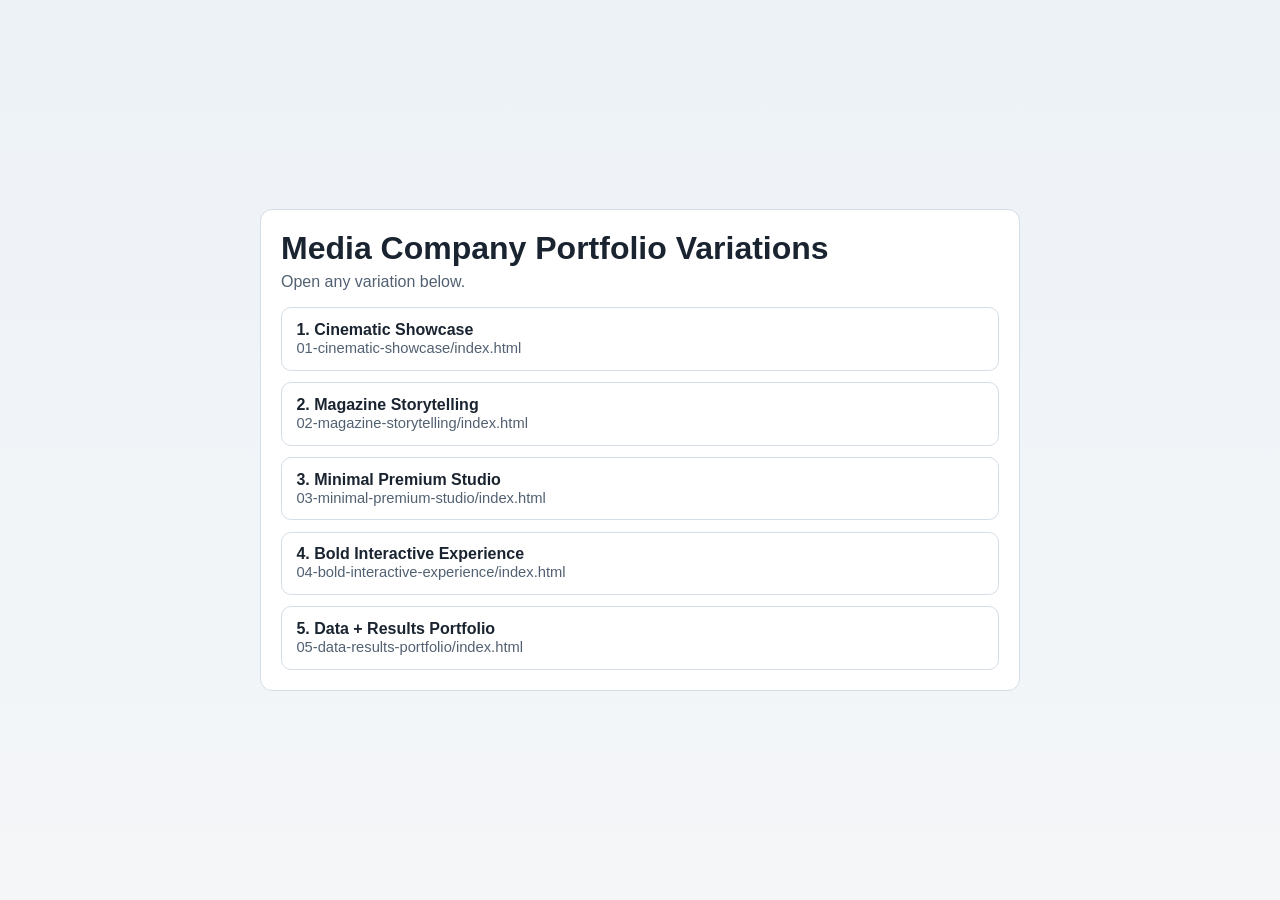
<file: index.html>
<!doctype html>
<html lang="en">
<head>
  <meta charset="UTF-8" />
  <meta name="viewport" content="width=device-width, initial-scale=1.0" />
  <title>Media Portfolio Variations</title>
  <style>
    :root {
      --bg: #f4f6f8;
      --text: #1a2430;
      --muted: #526172;
      --card: #ffffff;
      --line: #d5dde6;
      --accent: #0a7a5f;
    }
    * { box-sizing: border-box; }
    body {
      margin: 0;
      font-family: "Segoe UI", Tahoma, Geneva, Verdana, sans-serif;
      background: linear-gradient(180deg, #edf2f7, var(--bg));
      color: var(--text);
      min-height: 100vh;
      display: grid;
      place-items: center;
      padding: 1.25rem;
    }
    .wrap {
      width: min(760px, 100%);
      background: var(--card);
      border: 1px solid var(--line);
      border-radius: 12px;
      padding: 1.25rem;
    }
    h1 { margin: 0 0 .4rem; }
    p { margin: 0 0 1rem; color: var(--muted); }
    ul { list-style: none; margin: 0; padding: 0; display: grid; gap: .7rem; }
    a {
      display: block;
      text-decoration: none;
      color: var(--text);
      border: 1px solid var(--line);
      border-radius: 10px;
      padding: .8rem .9rem;
      background: #fff;
      transition: transform .12s ease, border-color .12s ease;
    }
    a:hover {
      transform: translateY(-2px);
      border-color: var(--accent);
    }
    .name { font-weight: 700; display: block; }
    .path { color: var(--muted); font-size: .92rem; }
  </style>
</head>
<body>
  <main class="wrap">
    <h1>Media Company Portfolio Variations</h1>
    <p>Open any variation below.</p>
    <ul>
      <li><a href="01-cinematic-showcase/index.html"><span class="name">1. Cinematic Showcase</span><span class="path">01-cinematic-showcase/index.html</span></a></li>
      <li><a href="02-magazine-storytelling/index.html"><span class="name">2. Magazine Storytelling</span><span class="path">02-magazine-storytelling/index.html</span></a></li>
      <li><a href="03-minimal-premium-studio/index.html"><span class="name">3. Minimal Premium Studio</span><span class="path">03-minimal-premium-studio/index.html</span></a></li>
      <li><a href="04-bold-interactive-experience/index.html"><span class="name">4. Bold Interactive Experience</span><span class="path">04-bold-interactive-experience/index.html</span></a></li>
      <li><a href="05-data-results-portfolio/index.html"><span class="name">5. Data + Results Portfolio</span><span class="path">05-data-results-portfolio/index.html</span></a></li>
    </ul>
  </main>
</body>
</html>
</file>
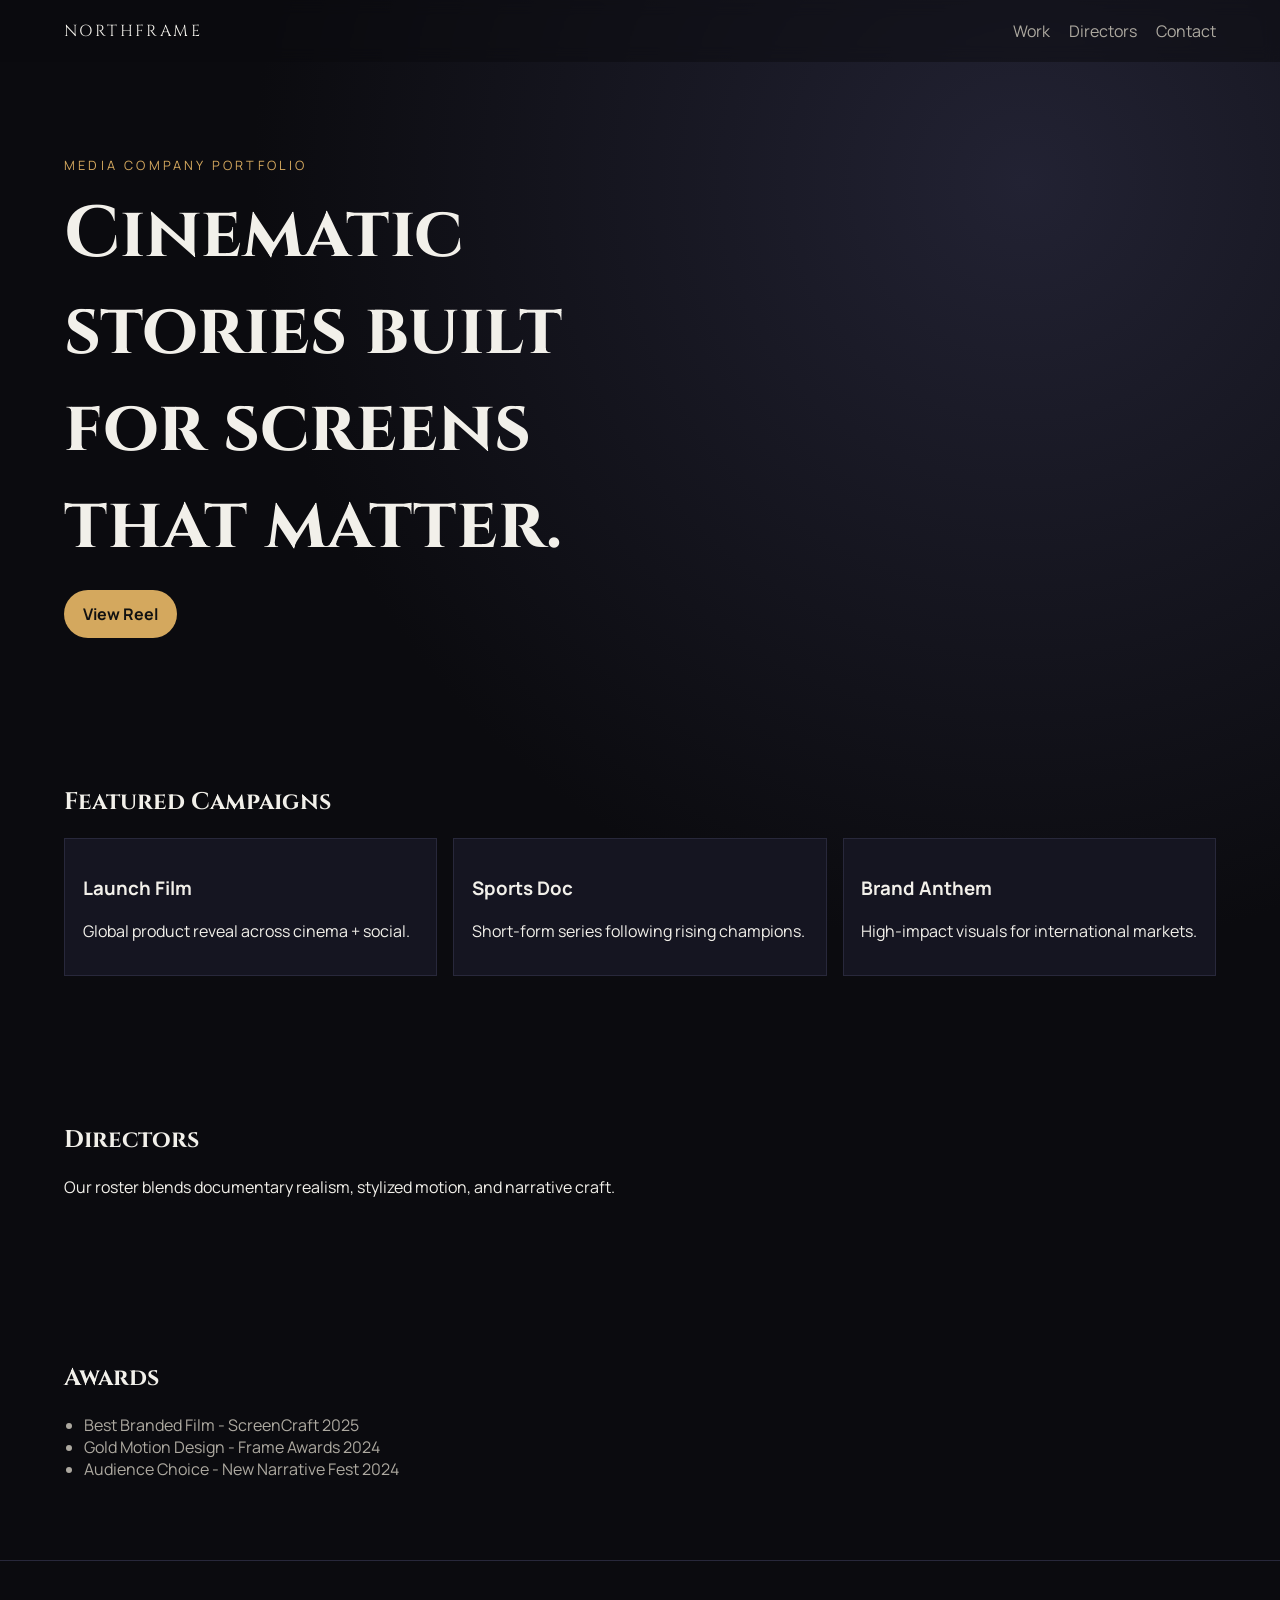
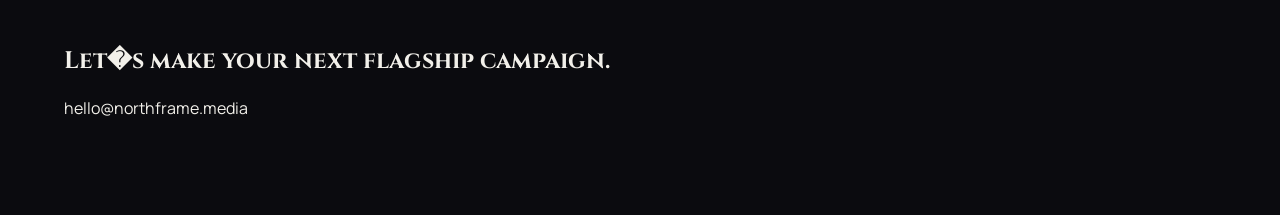
<file: 01-cinematic-showcase/index.html>
<!doctype html>
<html lang="en">
<head>
  <meta charset="UTF-8" />
  <meta name="viewport" content="width=device-width, initial-scale=1.0" />
  <title>Northframe Media | Cinematic Showcase</title>
  <link rel="preconnect" href="https://fonts.googleapis.com">
  <link rel="preconnect" href="https://fonts.gstatic.com" crossorigin>
  <link href="https://fonts.googleapis.com/css2?family=Cinzel:wght@500;700&family=Manrope:wght@400;500;700&display=swap" rel="stylesheet">
  <link rel="stylesheet" href="style.css" />
</head>
<body>
  <header class="hero">
    <nav>
      <div class="brand">NORTHFRAME</div>
      <div class="links">
        <a href="#work">Work</a>
        <a href="#directors">Directors</a>
        <a href="#contact">Contact</a>
      </div>
    </nav>
    <div class="hero-copy reveal">
      <p class="eyebrow">Media Company Portfolio</p>
      <h1>Cinematic stories built for screens that matter.</h1>
      <a class="btn" href="#work">View Reel</a>
    </div>
  </header>

  <main>
    <section id="work" class="section reveal">
      <h2>Featured Campaigns</h2>
      <div class="cards">
        <article><h3>Launch Film</h3><p>Global product reveal across cinema + social.</p></article>
        <article><h3>Sports Doc</h3><p>Short-form series following rising champions.</p></article>
        <article><h3>Brand Anthem</h3><p>High-impact visuals for international markets.</p></article>
      </div>
    </section>

    <section id="directors" class="section reveal">
      <h2>Directors</h2>
      <p>Our roster blends documentary realism, stylized motion, and narrative craft.</p>
    </section>

    <section class="section reveal">
      <h2>Awards</h2>
      <ul>
        <li>Best Branded Film - ScreenCraft 2025</li>
        <li>Gold Motion Design - Frame Awards 2024</li>
        <li>Audience Choice - New Narrative Fest 2024</li>
      </ul>
    </section>
  </main>

  <footer id="contact" class="reveal">
    <h2>Let�s make your next flagship campaign.</h2>
    <p>hello@northframe.media</p>
  </footer>

  <script src="script.js"></script>
</body>
</html>
</file>
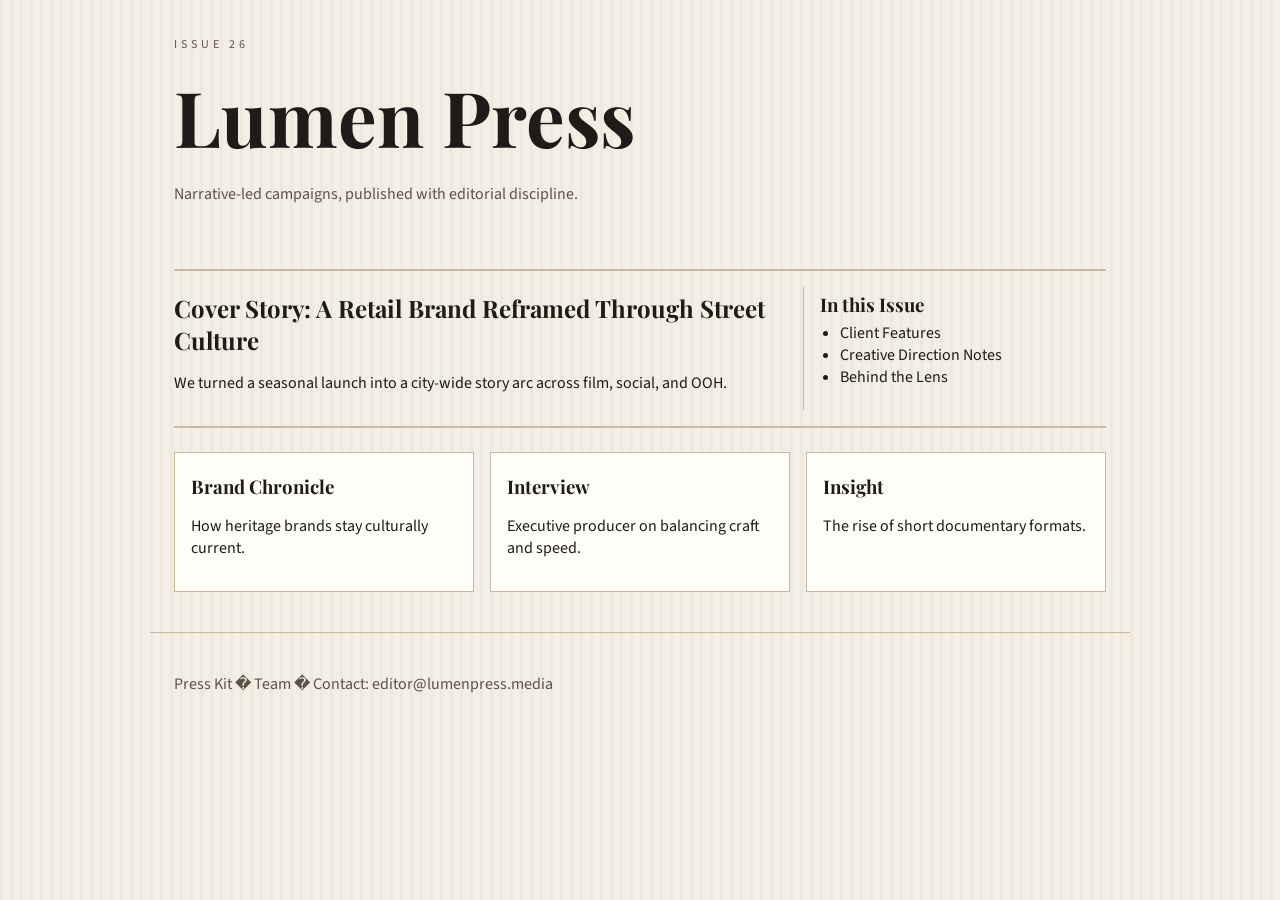
<file: 02-magazine-storytelling/index.html>
<!doctype html>
<html lang="en">
<head>
  <meta charset="UTF-8" />
  <meta name="viewport" content="width=device-width, initial-scale=1.0" />
  <title>Lumen Press Media | Magazine Storytelling</title>
  <link rel="preconnect" href="https://fonts.googleapis.com">
  <link rel="preconnect" href="https://fonts.gstatic.com" crossorigin>
  <link href="https://fonts.googleapis.com/css2?family=Playfair+Display:wght@600;700&family=Source+Sans+3:wght@400;600;700&display=swap" rel="stylesheet">
  <link rel="stylesheet" href="style.css" />
</head>
<body>
  <header>
    <p class="kicker">Issue 26</p>
    <h1>Lumen Press</h1>
    <p class="sub">Narrative-led campaigns, published with editorial discipline.</p>
  </header>

  <main>
    <section class="cover">
      <article>
        <h2>Cover Story: A Retail Brand Reframed Through Street Culture</h2>
        <p>We turned a seasonal launch into a city-wide story arc across film, social, and OOH.</p>
      </article>
      <aside>
        <h3>In this Issue</h3>
        <ul>
          <li>Client Features</li>
          <li>Creative Direction Notes</li>
          <li>Behind the Lens</li>
        </ul>
      </aside>
    </section>

    <section class="grid">
      <article>
        <h3>Brand Chronicle</h3>
        <p>How heritage brands stay culturally current.</p>
      </article>
      <article>
        <h3>Interview</h3>
        <p>Executive producer on balancing craft and speed.</p>
      </article>
      <article>
        <h3>Insight</h3>
        <p>The rise of short documentary formats.</p>
      </article>
    </section>
  </main>

  <footer>
    <p>Press Kit � Team � Contact: editor@lumenpress.media</p>
  </footer>

  <script src="script.js"></script>
</body>
</html>
</file>
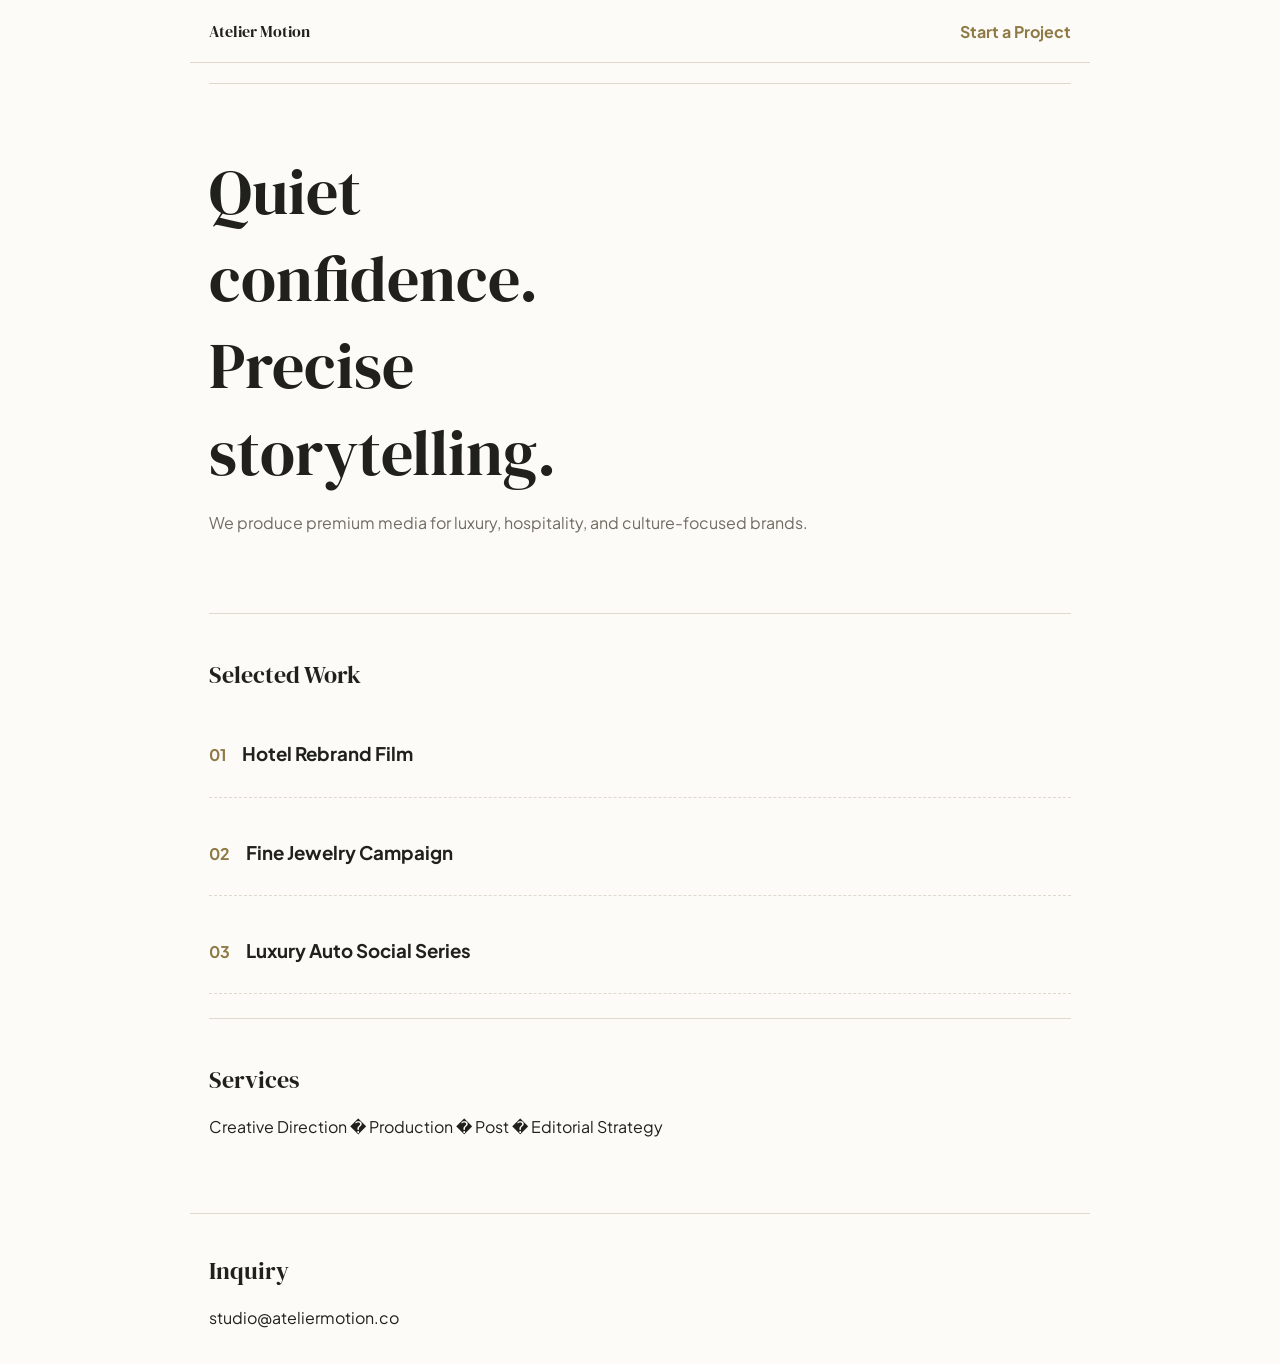
<file: 03-minimal-premium-studio/index.html>
<!doctype html>
<html lang="en">
<head>
  <meta charset="UTF-8" />
  <meta name="viewport" content="width=device-width, initial-scale=1.0" />
  <title>Atelier Motion | Minimal Premium Studio</title>
  <link rel="preconnect" href="https://fonts.googleapis.com">
  <link rel="preconnect" href="https://fonts.gstatic.com" crossorigin>
  <link href="https://fonts.googleapis.com/css2?family=DM+Serif+Display:ital@0;1&family=Plus+Jakarta+Sans:wght@400;500;700&display=swap" rel="stylesheet">
  <link rel="stylesheet" href="style.css" />
</head>
<body>
  <header>
    <div class="logo">Atelier Motion</div>
    <a href="#inquiry">Start a Project</a>
  </header>

  <main>
    <section class="hero">
      <h1>Quiet confidence. Precise storytelling.</h1>
      <p>We produce premium media for luxury, hospitality, and culture-focused brands.</p>
    </section>

    <section>
      <h2>Selected Work</h2>
      <div class="work-grid">
        <article><span>01</span><h3>Hotel Rebrand Film</h3></article>
        <article><span>02</span><h3>Fine Jewelry Campaign</h3></article>
        <article><span>03</span><h3>Luxury Auto Social Series</h3></article>
      </div>
    </section>

    <section>
      <h2>Services</h2>
      <p>Creative Direction � Production � Post � Editorial Strategy</p>
    </section>
  </main>

  <footer id="inquiry">
    <h2>Inquiry</h2>
    <p>studio@ateliermotion.co</p>
  </footer>
</body>
</html>
</file>
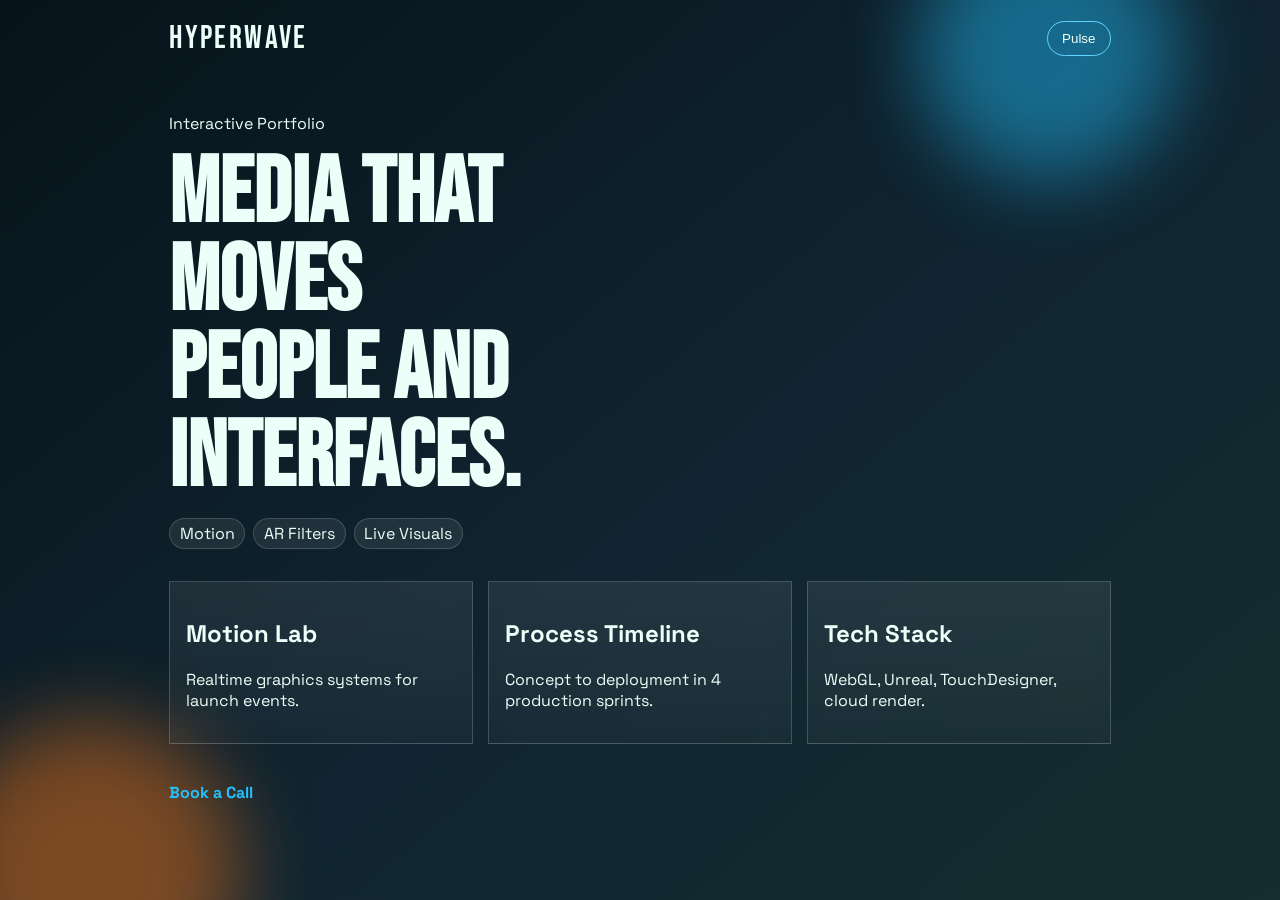
<file: 04-bold-interactive-experience/index.html>
<!doctype html>
<html lang="en">
<head>
  <meta charset="UTF-8" />
  <meta name="viewport" content="width=device-width, initial-scale=1.0" />
  <title>Hyperwave Media | Bold Interactive</title>
  <link rel="preconnect" href="https://fonts.googleapis.com">
  <link rel="preconnect" href="https://fonts.gstatic.com" crossorigin>
  <link href="https://fonts.googleapis.com/css2?family=Bebas+Neue&family=Space+Grotesk:wght@400;500;700&display=swap" rel="stylesheet">
  <link rel="stylesheet" href="style.css" />
</head>
<body>
  <div class="bg-shape shape-a"></div>
  <div class="bg-shape shape-b"></div>

  <header>
    <div class="brand">HYPERWAVE</div>
    <button id="pulseBtn">Pulse</button>
  </header>

  <main>
    <section class="hero">
      <p>Interactive Portfolio</p>
      <h1>Media that moves people and interfaces.</h1>
      <div class="tags">
        <span>Motion</span><span>AR Filters</span><span>Live Visuals</span>
      </div>
    </section>

    <section class="cards">
      <article><h2>Motion Lab</h2><p>Realtime graphics systems for launch events.</p></article>
      <article><h2>Process Timeline</h2><p>Concept to deployment in 4 production sprints.</p></article>
      <article><h2>Tech Stack</h2><p>WebGL, Unreal, TouchDesigner, cloud render.</p></article>
    </section>
  </main>

  <footer>
    <a href="#">Book a Call</a>
  </footer>

  <script src="script.js"></script>
</body>
</html>
</file>
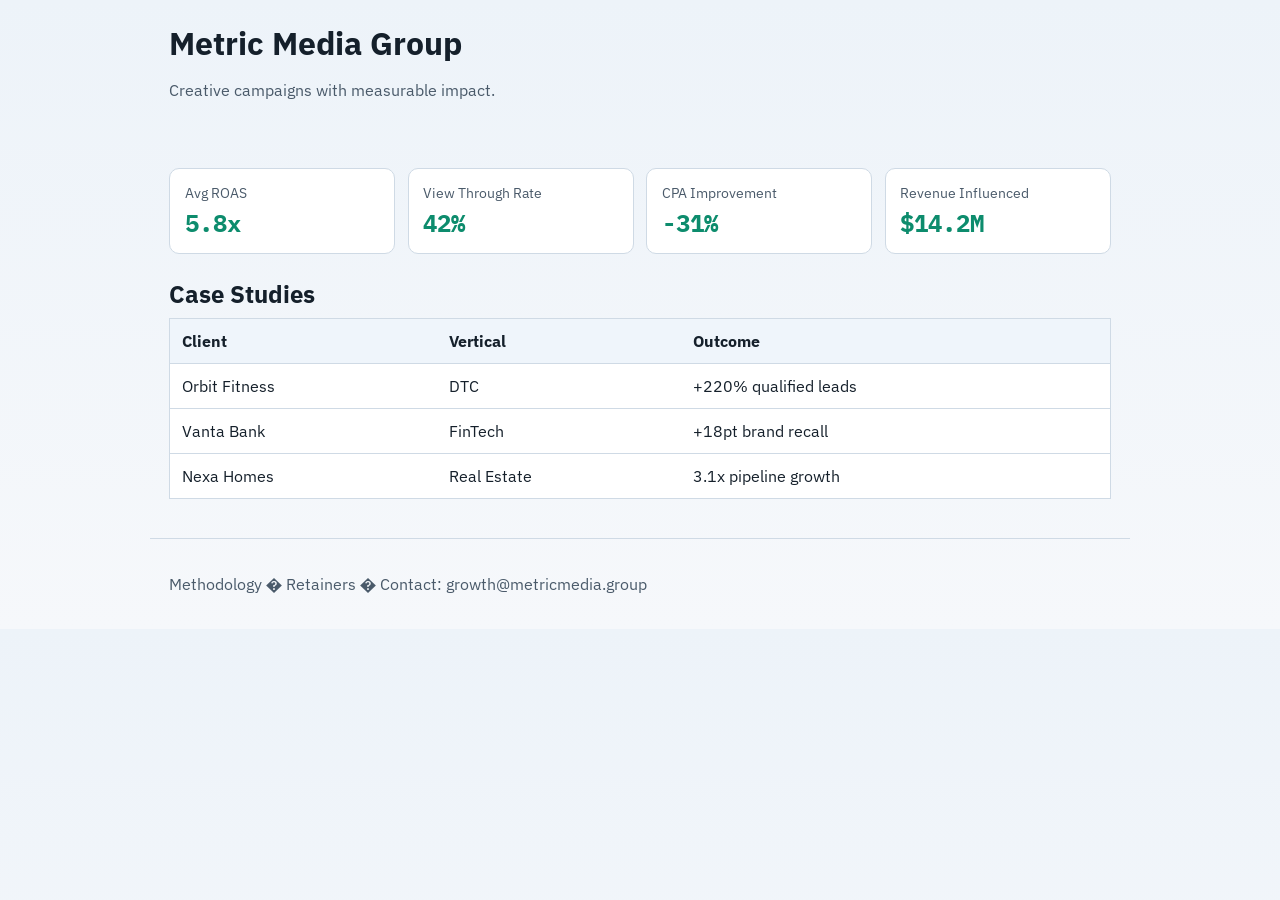
<file: 05-data-results-portfolio/index.html>
<!doctype html>
<html lang="en">
<head>
  <meta charset="UTF-8" />
  <meta name="viewport" content="width=device-width, initial-scale=1.0" />
  <title>Metric Media Group | Data + Results</title>
  <link rel="preconnect" href="https://fonts.googleapis.com">
  <link rel="preconnect" href="https://fonts.gstatic.com" crossorigin>
  <link href="https://fonts.googleapis.com/css2?family=IBM+Plex+Sans:wght@400;500;700&family=IBM+Plex+Mono:wght@500;700&display=swap" rel="stylesheet">
  <link rel="stylesheet" href="style.css" />
</head>
<body>
  <header>
    <h1>Metric Media Group</h1>
    <p>Creative campaigns with measurable impact.</p>
  </header>

  <main>
    <section class="kpis">
      <article><p>Avg ROAS</p><h2>5.8x</h2></article>
      <article><p>View Through Rate</p><h2>42%</h2></article>
      <article><p>CPA Improvement</p><h2>-31%</h2></article>
      <article><p>Revenue Influenced</p><h2>$14.2M</h2></article>
    </section>

    <section class="cases">
      <h2>Case Studies</h2>
      <table>
        <thead>
          <tr><th>Client</th><th>Vertical</th><th>Outcome</th></tr>
        </thead>
        <tbody>
          <tr><td>Orbit Fitness</td><td>DTC</td><td>+220% qualified leads</td></tr>
          <tr><td>Vanta Bank</td><td>FinTech</td><td>+18pt brand recall</td></tr>
          <tr><td>Nexa Homes</td><td>Real Estate</td><td>3.1x pipeline growth</td></tr>
        </tbody>
      </table>
    </section>
  </main>

  <footer>
    <p>Methodology � Retainers � Contact: growth@metricmedia.group</p>
  </footer>
</body>
</html>
</file>
<file: 01-cinematic-showcase/style.css>
:root {
  --bg: #0b0b0f;
  --panel: #151521;
  --text: #f2f0ea;
  --muted: #ada9a0;
  --accent: #d4a85e;
}
* { box-sizing: border-box; }
body {
  margin: 0;
  font-family: Manrope, sans-serif;
  background: radial-gradient(circle at 80% 10%, #222233 0, var(--bg) 40%);
  color: var(--text);
}
nav {
  display: flex;
  justify-content: space-between;
  padding: 1.25rem 5vw;
  position: sticky;
  top: 0;
  backdrop-filter: blur(8px);
  background: rgba(11, 11, 15, 0.5);
}
.brand { font-family: Cinzel, serif; letter-spacing: .15rem; }
.links a { color: var(--muted); margin-left: 1rem; text-decoration: none; }
.hero { min-height: 78vh; display: grid; align-content: space-between; }
.hero-copy { padding: 0 5vw 4rem; max-width: 760px; }
.eyebrow { color: var(--accent); text-transform: uppercase; letter-spacing: .2rem; font-size: .8rem; }
h1, h2 { font-family: Cinzel, serif; font-weight: 700; }
h1 { font-size: clamp(2rem, 6vw, 4.5rem); margin: .5rem 0 1rem; }
.btn { display: inline-block; background: var(--accent); color: #111; padding: .8rem 1.2rem; text-decoration: none; font-weight: 700; border-radius: 999px; }
.section { padding: 4rem 5vw; }
.cards { display: grid; grid-template-columns: repeat(auto-fit, minmax(200px, 1fr)); gap: 1rem; }
.cards article { background: var(--panel); border: 1px solid #28283b; padding: 1.1rem; }
ul { padding-left: 1.25rem; color: var(--muted); }
footer { padding: 4rem 5vw 5rem; border-top: 1px solid #28283b; }
.reveal { opacity: 0; transform: translateY(20px); transition: opacity .5s ease, transform .5s ease; }
.reveal.visible { opacity: 1; transform: translateY(0); }
</file>
<file: 02-magazine-storytelling/style.css>
:root {
  --paper: #f3efe6;
  --ink: #1e1b18;
  --muted: #5c5248;
  --line: #c8b9a2;
  --accent: #b44f30;
}
* { box-sizing: border-box; }
body {
  margin: 0;
  background: repeating-linear-gradient(90deg, #efe9dd 0, #efe9dd 3px, #f3efe6 3px, #f3efe6 10px);
  color: var(--ink);
  font-family: "Source Sans 3", sans-serif;
}
header, main, footer { max-width: 980px; margin: 0 auto; padding: 1.5rem; }
.kicker { text-transform: uppercase; letter-spacing: .25rem; color: var(--muted); font-size: .75rem; }
h1, h2, h3 { font-family: "Playfair Display", serif; margin: .3rem 0; }
h1 { font-size: clamp(2.3rem, 7vw, 4.8rem); }
.sub { max-width: 680px; color: var(--muted); }
.cover {
  border-top: 2px solid var(--line);
  border-bottom: 2px solid var(--line);
  padding: 1rem 0;
  display: grid;
  grid-template-columns: 2fr 1fr;
  gap: 1.5rem;
}
aside { border-left: 1px solid var(--line); padding-left: 1rem; }
ul { margin: .2rem 0; padding-left: 1.2rem; }
.grid { display: grid; grid-template-columns: repeat(auto-fit, minmax(220px, 1fr)); gap: 1rem; margin-top: 1.5rem; }
.grid article { background: #fffdf7; border: 1px solid var(--line); padding: 1rem; }
footer { border-top: 1px solid var(--line); margin-top: 1rem; color: var(--muted); }
@media (max-width: 740px) {
  .cover { grid-template-columns: 1fr; }
  aside { border-left: 0; border-top: 1px solid var(--line); padding-left: 0; padding-top: 1rem; }
}
</file>
<file: 03-minimal-premium-studio/style.css>
:root {
  --bg: #fcfbf7;
  --text: #20201d;
  --muted: #6f6c63;
  --line: #ded9cc;
  --accent: #8f7a45;
}
* { box-sizing: border-box; }
body { margin: 0; background: var(--bg); color: var(--text); font-family: "Plus Jakarta Sans", sans-serif; }
header, main, footer { max-width: 900px; margin: 0 auto; padding: 1.25rem 1.2rem; }
header { display: flex; justify-content: space-between; align-items: center; border-bottom: 1px solid var(--line); }
.logo, h1, h2 { font-family: "DM Serif Display", serif; font-weight: 400; }
header a { color: var(--accent); text-decoration: none; font-weight: 700; }
.hero { padding: 4rem 0; }
h1 { font-size: clamp(2rem, 6vw, 4rem); max-width: 12ch; margin: 0; }
.hero p { max-width: 56ch; color: var(--muted); }
section { padding: 1.5rem 0; border-top: 1px solid var(--line); }
.work-grid { display: grid; gap: .7rem; }
.work-grid article { display: flex; gap: 1rem; align-items: baseline; padding: .8rem 0; border-bottom: 1px dashed var(--line); }
span { color: var(--accent); font-weight: 700; }
footer { border-top: 1px solid var(--line); margin-top: 1rem; }
</file>
<file: 04-bold-interactive-experience/style.css>
:root {
  --bg: #07131a;
  --text: #edfff8;
  --accent1: #23c2ff;
  --accent2: #ff7a18;
  --card: #0f242d;
}
* { box-sizing: border-box; }
body {
  margin: 0;
  min-height: 100vh;
  background: linear-gradient(140deg, #07131a, #102531 55%, #152d2f);
  font-family: "Space Grotesk", sans-serif;
  color: var(--text);
  overflow-x: hidden;
}
.bg-shape {
  position: fixed;
  border-radius: 50%;
  filter: blur(40px);
  opacity: .45;
  z-index: -1;
}
.shape-a { width: 260px; height: 260px; background: var(--accent1); top: -80px; right: 8%; }
.shape-b { width: 300px; height: 300px; background: var(--accent2); bottom: -120px; left: -60px; }
header, main, footer { max-width: 980px; margin: 0 auto; padding: 1.2rem; }
header { display: flex; justify-content: space-between; align-items: center; }
.brand { font-family: "Bebas Neue", sans-serif; letter-spacing: .15rem; font-size: 2rem; }
button {
  border: 1px solid #5fd4ff;
  background: transparent;
  color: var(--text);
  padding: .55rem .9rem;
  border-radius: 999px;
  cursor: pointer;
}
.hero h1 { font-family: "Bebas Neue", sans-serif; font-size: clamp(2.4rem, 8vw, 5.8rem); line-height: .95; margin: .4rem 0 1rem; max-width: 10ch; }
.tags span {
  display: inline-block;
  background: rgba(255,255,255,.08);
  border: 1px solid rgba(255,255,255,.16);
  margin-right: .5rem;
  padding: .25rem .6rem;
  border-radius: 999px;
}
.cards {
  margin-top: 2rem;
  display: grid;
  grid-template-columns: repeat(auto-fit, minmax(220px, 1fr));
  gap: .9rem;
}
.cards article {
  background: linear-gradient(180deg, rgba(255,255,255,.08), rgba(255,255,255,.03));
  border: 1px solid rgba(255,255,255,.18);
  padding: 1rem;
  backdrop-filter: blur(8px);
}
footer { padding-bottom: 2rem; }
footer a { color: var(--accent1); font-weight: 700; text-decoration: none; }
body.pulse .shape-a { transform: scale(1.2); transition: transform .25s ease; }
body.pulse .shape-b { transform: scale(1.15); transition: transform .25s ease; }
</file>
<file: 05-data-results-portfolio/style.css>
:root {
  --bg: #f6f8fb;
  --ink: #15202b;
  --muted: #4a5a6a;
  --card: #ffffff;
  --line: #cfdae5;
  --accent: #0d8c6d;
}
* { box-sizing: border-box; }
body { margin: 0; font-family: "IBM Plex Sans", sans-serif; background: linear-gradient(180deg, #edf3f9, var(--bg)); color: var(--ink); }
header, main, footer { max-width: 980px; margin: 0 auto; padding: 1.2rem; }
h1, h2 { margin: .2rem 0 .5rem; }
header p, footer p { color: var(--muted); }
.kpis {
  display: grid;
  grid-template-columns: repeat(auto-fit, minmax(160px, 1fr));
  gap: .8rem;
  margin-top: .8rem;
}
.kpis article {
  background: var(--card);
  border: 1px solid var(--line);
  border-radius: 10px;
  padding: .9rem;
}
.kpis p { margin: 0; color: var(--muted); font-size: .9rem; }
.kpis h2 { margin: .3rem 0 0; font-family: "IBM Plex Mono", monospace; color: var(--accent); }
.cases { margin-top: 1.5rem; }
table { width: 100%; border-collapse: collapse; background: var(--card); border: 1px solid var(--line); }
th, td { text-align: left; padding: .75rem; border-bottom: 1px solid var(--line); }
th { background: #eff5fb; }
footer { margin-top: 1.2rem; border-top: 1px solid var(--line); }
</file>
